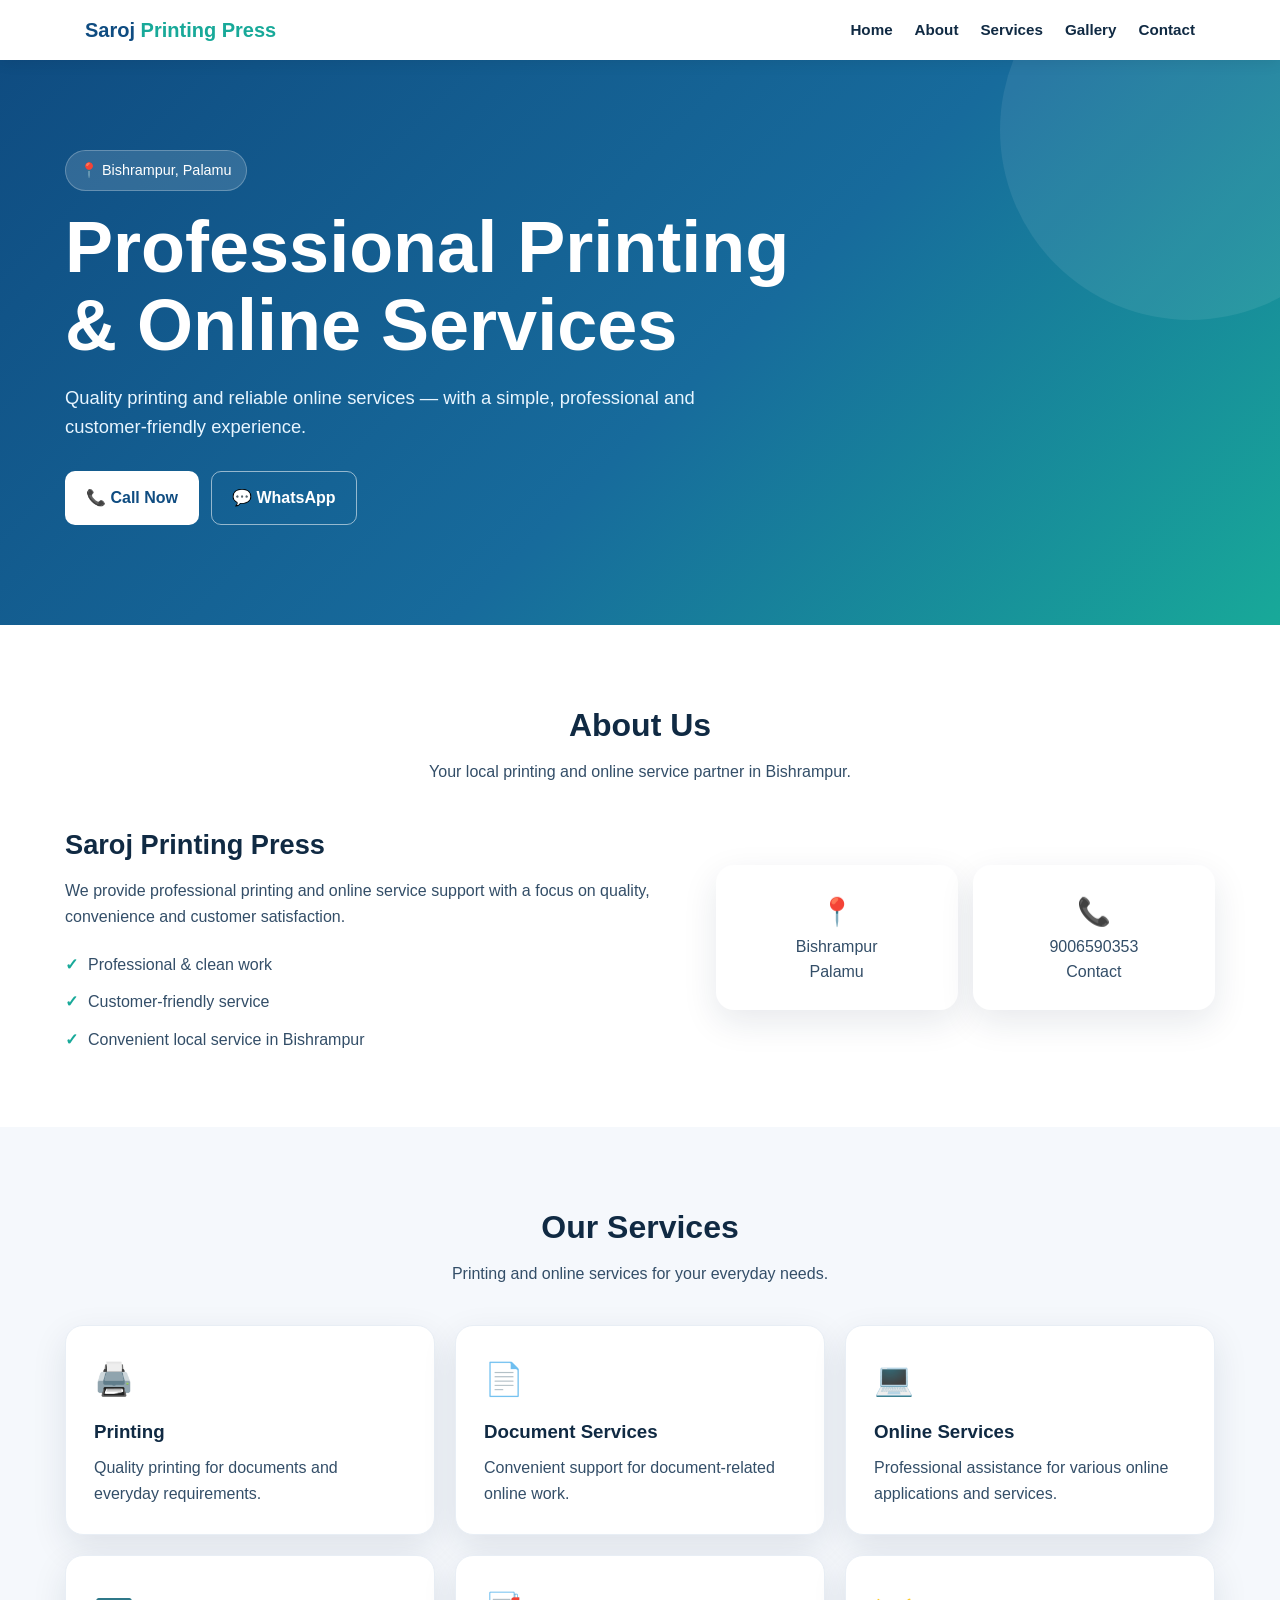
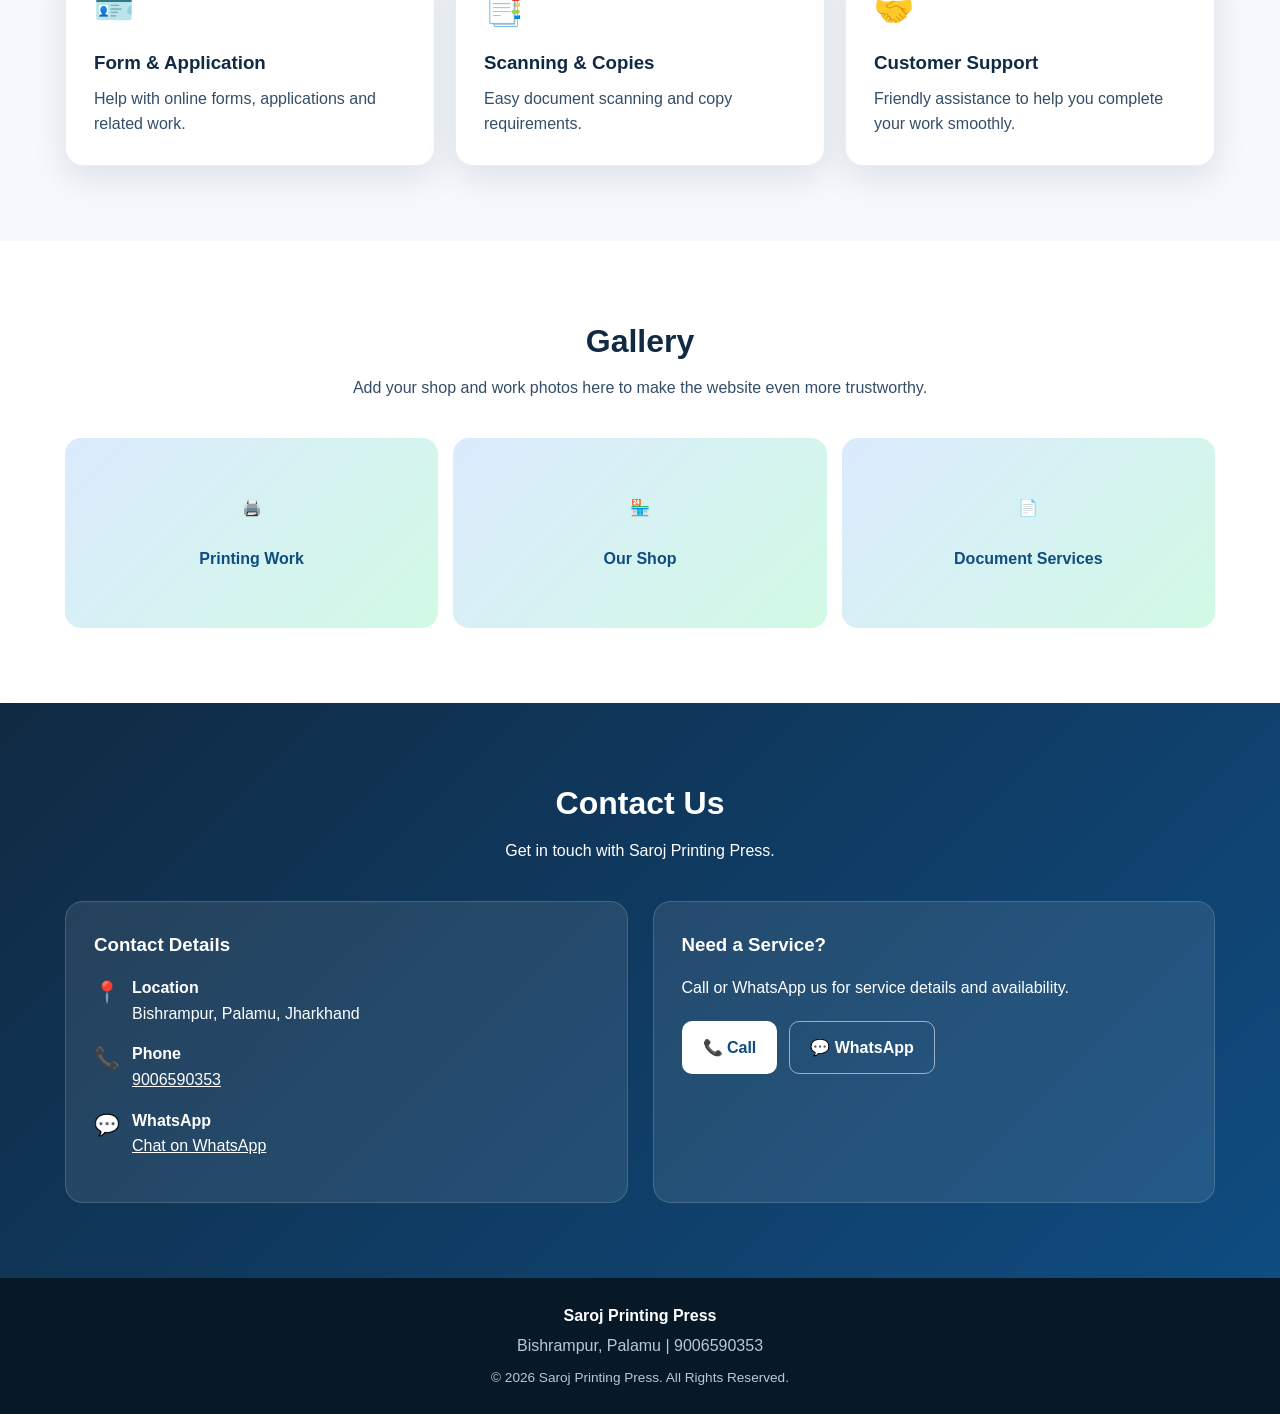
<file: index.html>
<!DOCTYPE html>
<html lang="en">
<head>
<meta charset="UTF-8">
<meta name="viewport" content="width=device-width, initial-scale=1.0">
<meta name="description" content="Saroj Printing Press - Professional Printing & Online Services in Bishrampur, Palamu.">
<title>Saroj Printing Press | Bishrampur, Palamu</title>
<style>
:root{--primary:#0f4c81;--secondary:#18a999;--dark:#102a43;--light:#f5f8fc;--white:#fff;--text:#334e68;--shadow:0 12px 35px rgba(16,42,67,.10)}
*{box-sizing:border-box;margin:0;padding:0;scroll-behavior:smooth}
body{font-family:Arial,Helvetica,sans-serif;color:var(--text);background:var(--light);line-height:1.6}
a{text-decoration:none;color:inherit}
header{position:sticky;top:0;z-index:100;background:rgba(255,255,255,.96);box-shadow:0 2px 15px rgba(0,0,0,.08);backdrop-filter:blur(10px)}
.nav{max-width:1150px;margin:auto;display:flex;align-items:center;justify-content:space-between;padding:14px 20px}
.logo{font-size:1.25rem;font-weight:800;color:var(--primary)} .logo span{color:var(--secondary)}
nav{display:flex;gap:22px;align-items:center} nav a{font-weight:600;font-size:.95rem;color:var(--dark)} nav a:hover{color:var(--secondary)}
.menu{display:none;font-size:1.6rem;cursor:pointer}
.hero{background:linear-gradient(135deg,#0f4c81 0%,#176b9c 55%,#18a999 100%);color:white;padding:90px 20px 100px;position:relative;overflow:hidden}
.hero:after{content:"";position:absolute;width:380px;height:380px;border-radius:50%;background:rgba(255,255,255,.08);right:-100px;top:-120px}
.hero-inner{max-width:1150px;margin:auto;position:relative;z-index:2}
.badge{display:inline-block;background:rgba(255,255,255,.14);border:1px solid rgba(255,255,255,.25);padding:8px 14px;border-radius:50px;font-size:.9rem;margin-bottom:18px}
h1{font-size:clamp(2.2rem,6vw,4.5rem);line-height:1.08;max-width:780px;margin-bottom:18px}
.hero p{font-size:1.15rem;max-width:650px;color:#e7f5ff;margin-bottom:30px}
.buttons{display:flex;gap:12px;flex-wrap:wrap}
.btn{display:inline-flex;align-items:center;justify-content:center;padding:13px 20px;border-radius:10px;font-weight:700;transition:.25s;border:1px solid transparent}
.btn:hover{transform:translateY(-2px)}
.btn-white{background:white;color:var(--primary)} .btn-outline{border-color:rgba(255,255,255,.55);color:white}
section{padding:75px 20px}.container{max-width:1150px;margin:auto}
.section-head{text-align:center;margin-bottom:38px}.section-head h2{font-size:2rem;color:var(--dark);margin-bottom:8px}.section-head p{max-width:650px;margin:auto}
.about{background:white}.about-grid{display:grid;grid-template-columns:1.1fr .9fr;gap:40px;align-items:center}
.about-card{background:linear-gradient(145deg,#eef7ff,#fff);padding:32px;border-radius:20px;box-shadow:var(--shadow)}
.about-card h3{color:var(--primary);margin-bottom:10px;font-size:1.5rem}
.checks{display:grid;gap:12px;margin-top:22px}.check{display:flex;gap:10px;align-items:flex-start}.check b{color:var(--secondary)}
.stats{display:grid;grid-template-columns:repeat(2,1fr);gap:15px}.stat{padding:25px;background:white;border-radius:18px;text-align:center;box-shadow:var(--shadow)}.stat strong{display:block;font-size:1.7rem;color:var(--primary)}
.services{background:var(--light)}.cards{display:grid;grid-template-columns:repeat(3,1fr);gap:20px}
.card{background:white;padding:28px;border-radius:18px;box-shadow:var(--shadow);transition:.25s;border:1px solid #e8eef5}.card:hover{transform:translateY(-5px)}.icon{font-size:2rem;margin-bottom:12px}.card h3{color:var(--dark);margin-bottom:8px}
.gallery{background:white}.gallery-grid{display:grid;grid-template-columns:repeat(3,1fr);gap:15px}.photo{min-height:190px;border-radius:16px;background:linear-gradient(135deg,#dbeafe,#d1fae5);display:flex;align-items:center;justify-content:center;color:var(--primary);font-weight:800;text-align:center;padding:20px}
.contact{background:linear-gradient(135deg,#102a43,#0f4c81);color:white}.contact .section-head h2{color:white}.contact-grid{display:grid;grid-template-columns:1fr 1fr;gap:25px}.contact-box{background:rgba(255,255,255,.09);padding:28px;border:1px solid rgba(255,255,255,.15);border-radius:18px}.contact-box h3{margin-bottom:15px}.contact-row{display:flex;gap:12px;margin:15px 0}.contact-row .emoji{font-size:1.3rem}.contact-row a{text-decoration:underline}
footer{background:#071827;color:#b9c8d6;text-align:center;padding:25px 20px}.footer-name{font-weight:800;color:white;margin-bottom:5px}
@media(max-width:800px){nav{display:none;position:absolute;left:0;right:0;top:66px;background:white;flex-direction:column;padding:18px;box-shadow:0 8px 20px rgba(0,0,0,.08)}nav.show{display:flex}.menu{display:block}.about-grid,.contact-grid{grid-template-columns:1fr}.cards{grid-template-columns:1fr 1fr}.gallery-grid{grid-template-columns:1fr 1fr}}
@media(max-width:520px){.cards,.gallery-grid,.stats{grid-template-columns:1fr}.hero{padding:65px 18px 75px}section{padding:55px 18px}.nav{padding:13px 18px}}
</style>
</head>
<body>
<header>
  <div class="nav">
    <a href="#home" class="logo">Saroj <span>Printing Press</span></a>
    <div class="menu" onclick="document.querySelector('nav').classList.toggle('show')">☰</div>
    <nav>
      <a href="#home">Home</a><a href="#about">About</a><a href="#services">Services</a><a href="#gallery">Gallery</a><a href="#contact">Contact</a>
    </nav>
  </div>
</header>

<main>
<section class="hero" id="home">
  <div class="hero-inner">
    <div class="badge">📍 Bishrampur, Palamu</div>
    <h1>Professional Printing & Online Services</h1>
    <p>Quality printing and reliable online services — with a simple, professional and customer-friendly experience.</p>
    <div class="buttons">
      <a class="btn btn-white" href="tel:9006590353">📞 Call Now</a>
      <a class="btn btn-outline" href="https://wa.me/919006590353?text=Hello%20Saroj%20Printing%20Press,%20mujhe%20service%20ke%20baare%20mein%20jaankari%20chahiye." target="_blank">💬 WhatsApp</a>
    </div>
  </div>
</section>

<section class="about" id="about">
<div class="container">
  <div class="section-head"><h2>About Us</h2><p>Your local printing and online service partner in Bishrampur.</p></div>
  <div class="about-grid">
    <div>
      <h3 style="color:#102a43;font-size:1.7rem;margin-bottom:12px">Saroj Printing Press</h3>
      <p>We provide professional printing and online service support with a focus on quality, convenience and customer satisfaction.</p>
      <div class="checks">
        <div class="check"><b>✓</b><span>Professional & clean work</span></div>
        <div class="check"><b>✓</b><span>Customer-friendly service</span></div>
        <div class="check"><b>✓</b><span>Convenient local service in Bishrampur</span></div>
      </div>
    </div>
    <div class="stats">
      <div class="stat"><strong>📍</strong>Bishrampur<br>Palamu</div>
      <div class="stat"><strong>📞</strong>9006590353<br>Contact</div>
    </div>
  </div>
</div>
</section>

<section class="services" id="services">
<div class="container">
  <div class="section-head"><h2>Our Services</h2><p>Printing and online services for your everyday needs.</p></div>
  <div class="cards">
    <div class="card"><div class="icon">🖨️</div><h3>Printing</h3><p>Quality printing for documents and everyday requirements.</p></div>
    <div class="card"><div class="icon">📄</div><h3>Document Services</h3><p>Convenient support for document-related online work.</p></div>
    <div class="card"><div class="icon">💻</div><h3>Online Services</h3><p>Professional assistance for various online applications and services.</p></div>
    <div class="card"><div class="icon">🪪</div><h3>Form & Application</h3><p>Help with online forms, applications and related work.</p></div>
    <div class="card"><div class="icon">📑</div><h3>Scanning & Copies</h3><p>Easy document scanning and copy requirements.</p></div>
    <div class="card"><div class="icon">🤝</div><h3>Customer Support</h3><p>Friendly assistance to help you complete your work smoothly.</p></div>
  </div>
</div>
</section>

<section class="gallery" id="gallery">
<div class="container">
  <div class="section-head"><h2>Gallery</h2><p>Add your shop and work photos here to make the website even more trustworthy.</p></div>
  <div class="gallery-grid">
    <div class="photo">🖨️<br><br>Printing Work</div>
    <div class="photo">🏪<br><br>Our Shop</div>
    <div class="photo">📄<br><br>Document Services</div>
  </div>
</div>
</section>

<section class="contact" id="contact">
<div class="container">
  <div class="section-head"><h2>Contact Us</h2><p>Get in touch with Saroj Printing Press.</p></div>
  <div class="contact-grid">
    <div class="contact-box">
      <h3>Contact Details</h3>
      <div class="contact-row"><span class="emoji">📍</span><span><b>Location</b><br>Bishrampur, Palamu, Jharkhand</span></div>
      <div class="contact-row"><span class="emoji">📞</span><span><b>Phone</b><br><a href="tel:9006590353">9006590353</a></span></div>
      <div class="contact-row"><span class="emoji">💬</span><span><b>WhatsApp</b><br><a href="https://wa.me/919006590353" target="_blank">Chat on WhatsApp</a></span></div>
    </div>
    <div class="contact-box">
      <h3>Need a Service?</h3>
      <p style="margin-bottom:20px">Call or WhatsApp us for service details and availability.</p>
      <div class="buttons">
        <a class="btn btn-white" href="tel:9006590353">📞 Call</a>
        <a class="btn btn-outline" href="https://wa.me/919006590353" target="_blank">💬 WhatsApp</a>
      </div>
    </div>
  </div>
</div>
</section>
</main>

<footer>
  <div class="footer-name">Saroj Printing Press</div>
  <div>Bishrampur, Palamu | 9006590353</div>
  <div style="margin-top:8px;font-size:.85rem">© <span id="year"></span> Saroj Printing Press. All Rights Reserved.</div>
</footer>
<script>document.getElementById("year").textContent=new Date().getFullYear();</script>
</body>
</html>
</file>
